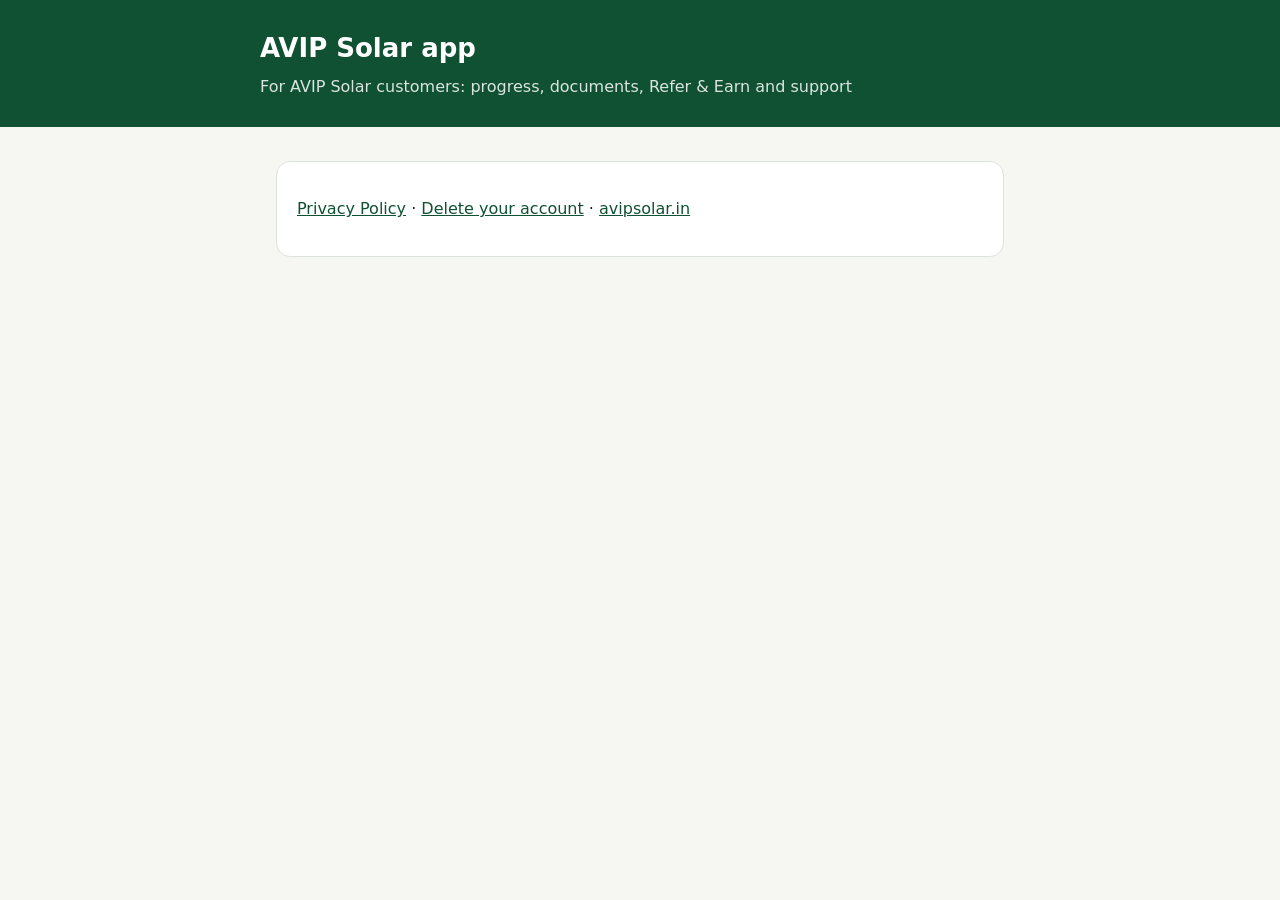
<file: docs/index.html>
<!doctype html><html lang="en"><head><meta charset="utf-8"><meta name="viewport" content="width=device-width,initial-scale=1">
<title>AVIP Solar App</title><link rel="stylesheet" href="style.css"></head><body>
<header><div class="in"><h1>AVIP Solar app</h1><p>For AVIP Solar customers: progress, documents, Refer &amp; Earn and support</p></div></header>
<main><section><p><a href="privacy-policy.html">Privacy Policy</a> · <a href="delete-account.html">Delete your account</a> · <a href="https://avipsolar.in">avipsolar.in</a></p></section></main>
</body></html>
</file>
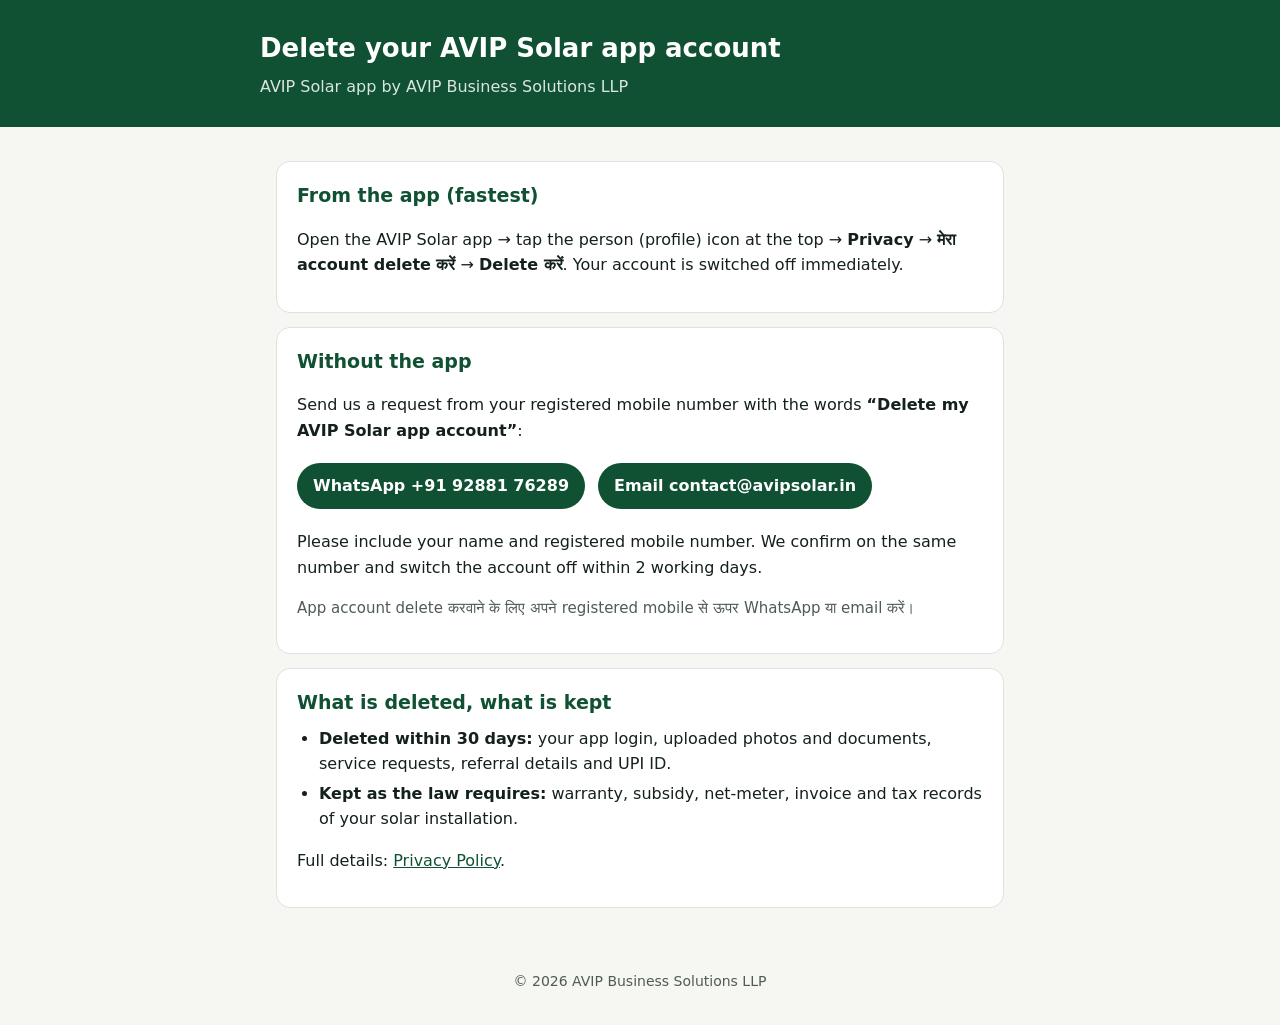
<file: docs/delete-account.html>
<!doctype html>
<html lang="en">
<head>
<meta charset="utf-8"><meta name="viewport" content="width=device-width,initial-scale=1">
<title>Delete AVIP Solar Account</title>
<link rel="stylesheet" href="style.css">
</head>
<body>
<header><div class="in"><h1>Delete your AVIP Solar app account</h1><p>AVIP Solar app by AVIP Business Solutions LLP</p></div></header>
<main>
<section>
<h2>From the app (fastest)</h2>
<p>Open the AVIP Solar app → tap the person (profile) icon at the top → <b>Privacy</b> → <b>मेरा account delete करें</b> → <b>Delete करें</b>.
Your account is switched off immediately.</p>
</section>
<section>
<h2>Without the app</h2>
<p>Send us a request from your registered mobile number with the words <b>“Delete my AVIP Solar app account”</b>:</p>
<p><a class="btn" href="https://wa.me/919288176289?text=Delete%20my%20AVIP%20Solar%20app%20account">WhatsApp +91 92881 76289</a>
<a class="btn" href="mailto:contact@avipsolar.in?subject=Delete%20my%20AVIP%20Solar%20app%20account">Email contact@avipsolar.in</a></p>
<p>Please include your name and registered mobile number. We confirm on the same number and switch the account off within 2 working days.</p>
<p class="hi">App account delete करवाने के लिए अपने registered mobile से ऊपर WhatsApp या email करें।</p>
</section>
<section>
<h2>What is deleted, what is kept</h2>
<ul>
<li><b>Deleted within 30 days:</b> your app login, uploaded photos and documents, service requests, referral details and UPI ID.</li>
<li><b>Kept as the law requires:</b> warranty, subsidy, net-meter, invoice and tax records of your solar installation.</li>
</ul>
<p>Full details: <a href="privacy-policy.html">Privacy Policy</a>.</p>
</section>
</main>
<footer>© 2026 AVIP Business Solutions LLP</footer>
</body>
</html>
</file>
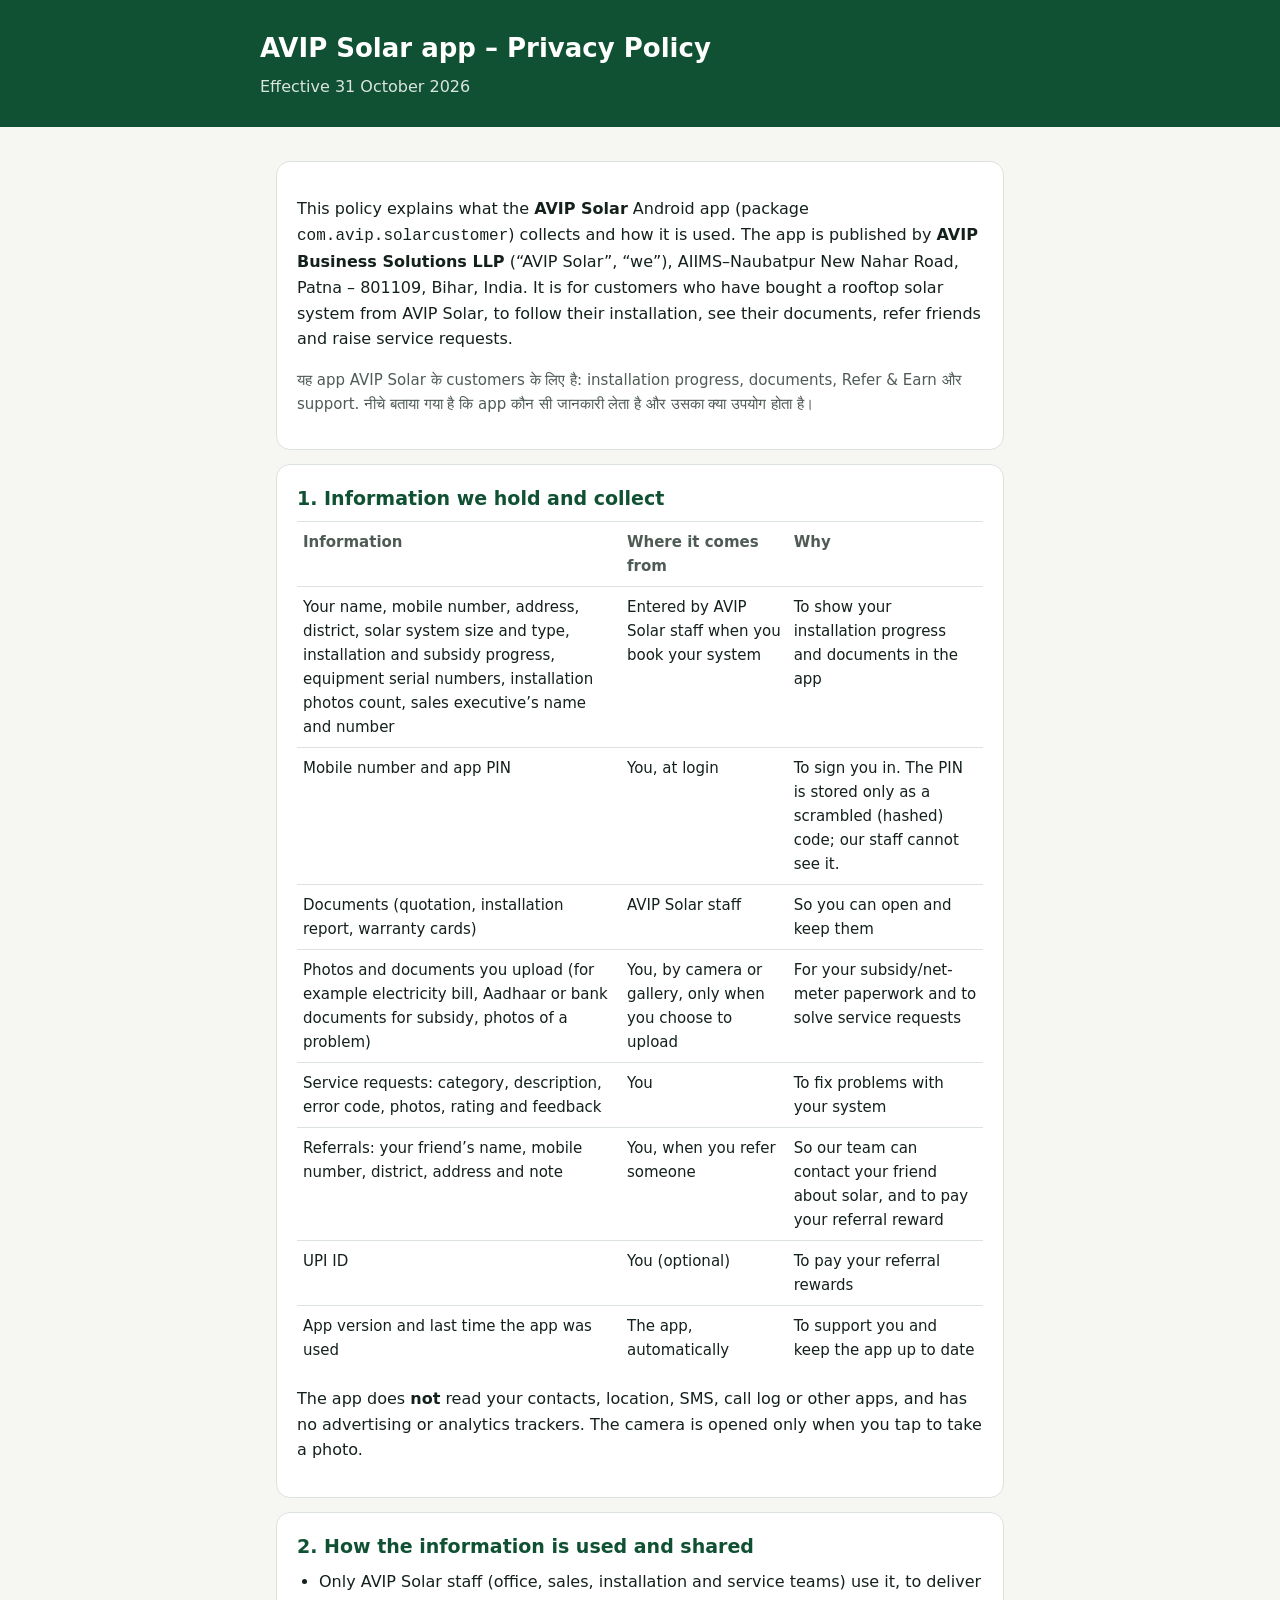
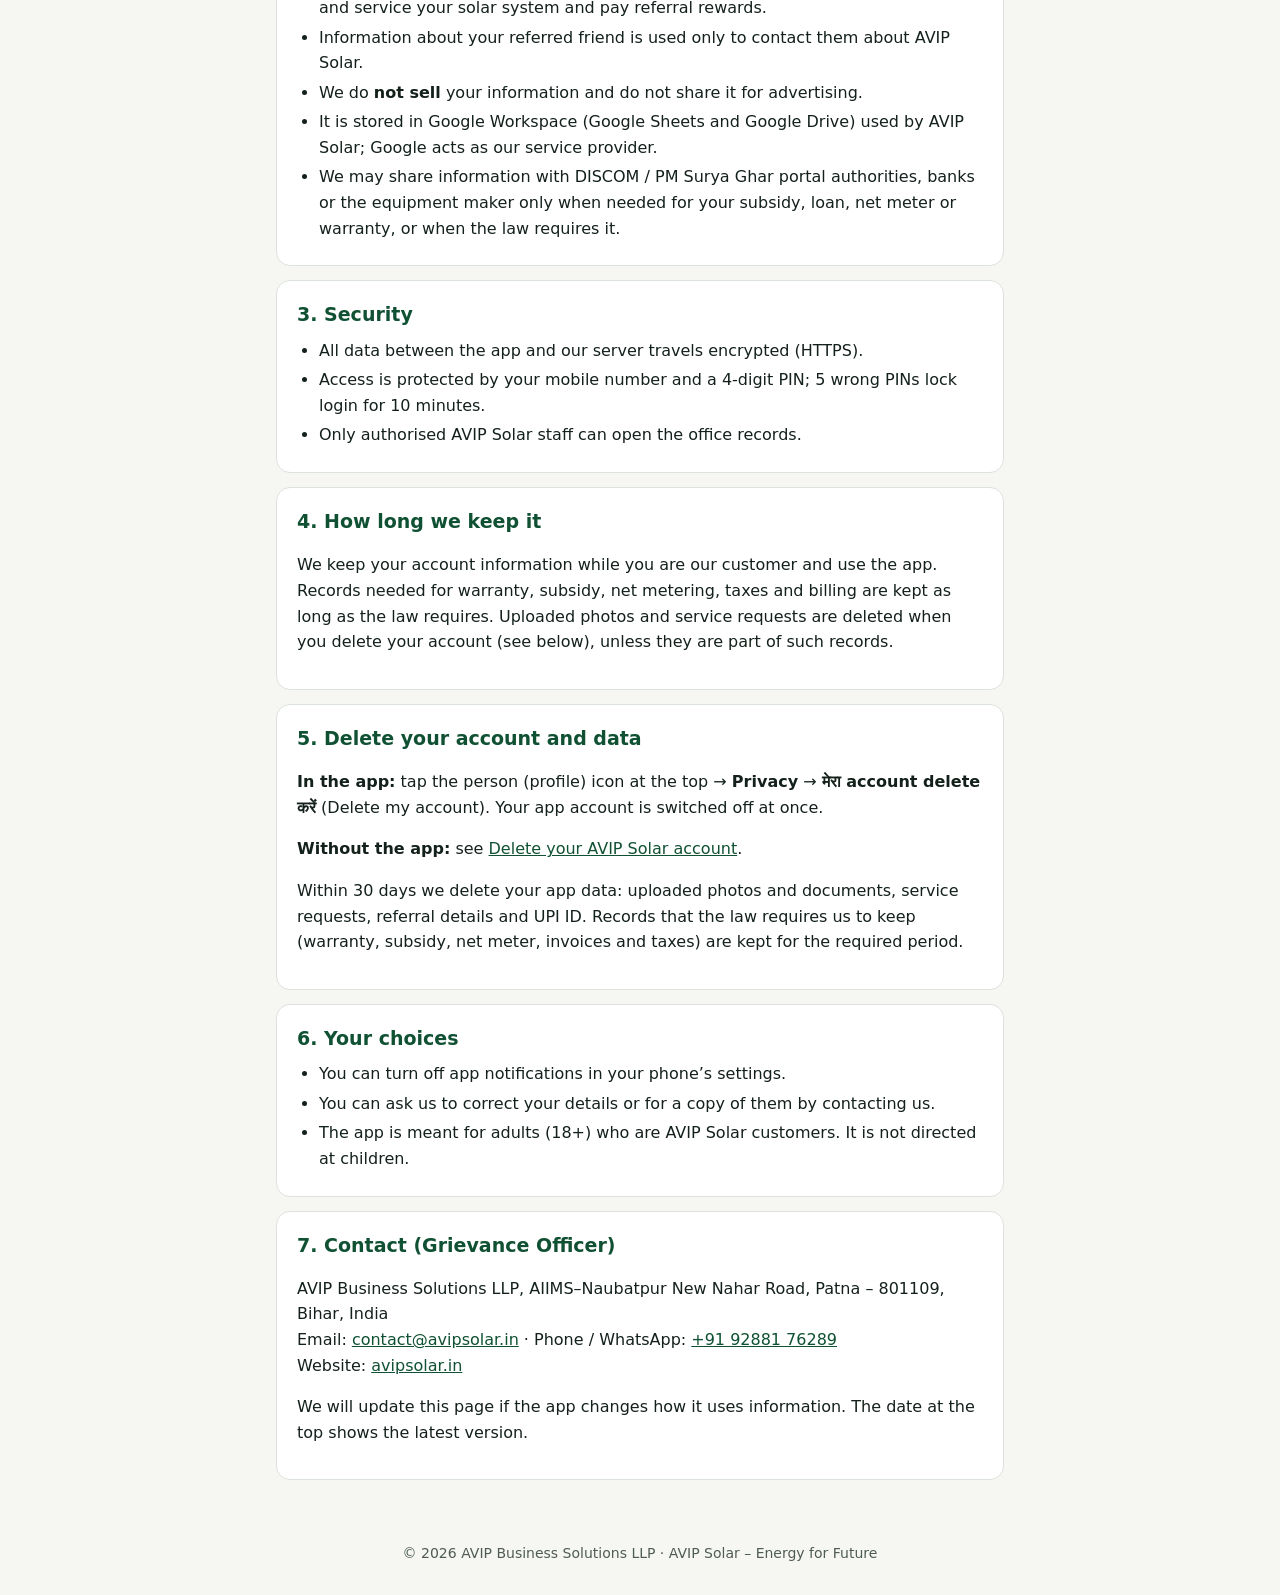
<file: docs/privacy-policy.html>
<!doctype html>
<html lang="en">
<head>
<meta charset="utf-8"><meta name="viewport" content="width=device-width,initial-scale=1">
<title>AVIP Solar App – Privacy Policy</title>
<link rel="stylesheet" href="style.css">
</head>
<body>
<header><div class="in"><h1>AVIP Solar app – Privacy Policy</h1><p>Effective 31 October 2026</p></div></header>
<main>
<section>
<p>This policy explains what the <b>AVIP Solar</b> Android app (package <code>com.avip.solarcustomer</code>) collects and how it is used.
The app is published by <b>AVIP Business Solutions LLP</b> (“AVIP Solar”, “we”), AIIMS–Naubatpur New Nahar Road, Patna – 801109, Bihar, India.
It is for customers who have bought a rooftop solar system from AVIP Solar, to follow their installation, see their documents,
refer friends and raise service requests.</p>
<p class="hi">यह app AVIP Solar के customers के लिए है: installation progress, documents, Refer &amp; Earn और support. नीचे बताया गया है कि app कौन सी जानकारी लेता है और उसका क्या उपयोग होता है।</p>
</section>

<section>
<h2>1. Information we hold and collect</h2>
<table>
<tr><th>Information</th><th>Where it comes from</th><th>Why</th></tr>
<tr><td>Your name, mobile number, address, district, solar system size and type, installation and subsidy progress, equipment serial numbers, installation photos count, sales executive’s name and number</td><td>Entered by AVIP Solar staff when you book your system</td><td>To show your installation progress and documents in the app</td></tr>
<tr><td>Mobile number and app PIN</td><td>You, at login</td><td>To sign you in. The PIN is stored only as a scrambled (hashed) code; our staff cannot see it.</td></tr>
<tr><td>Documents (quotation, installation report, warranty cards)</td><td>AVIP Solar staff</td><td>So you can open and keep them</td></tr>
<tr><td>Photos and documents you upload (for example electricity bill, Aadhaar or bank documents for subsidy, photos of a problem)</td><td>You, by camera or gallery, only when you choose to upload</td><td>For your subsidy/net-meter paperwork and to solve service requests</td></tr>
<tr><td>Service requests: category, description, error code, photos, rating and feedback</td><td>You</td><td>To fix problems with your system</td></tr>
<tr><td>Referrals: your friend’s name, mobile number, district, address and note</td><td>You, when you refer someone</td><td>So our team can contact your friend about solar, and to pay your referral reward</td></tr>
<tr><td>UPI ID</td><td>You (optional)</td><td>To pay your referral rewards</td></tr>
<tr><td>App version and last time the app was used</td><td>The app, automatically</td><td>To support you and keep the app up to date</td></tr>
</table>
<p>The app does <b>not</b> read your contacts, location, SMS, call log or other apps, and has no advertising or analytics trackers.
The camera is opened only when you tap to take a photo.</p>
</section>

<section>
<h2>2. How the information is used and shared</h2>
<ul>
<li>Only AVIP Solar staff (office, sales, installation and service teams) use it, to deliver and service your solar system and pay referral rewards.</li>
<li>Information about your referred friend is used only to contact them about AVIP Solar.</li>
<li>We do <b>not sell</b> your information and do not share it for advertising.</li>
<li>It is stored in Google Workspace (Google Sheets and Google Drive) used by AVIP Solar; Google acts as our service provider.</li>
<li>We may share information with DISCOM / PM Surya Ghar portal authorities, banks or the equipment maker only when needed for your subsidy, loan, net meter or warranty, or when the law requires it.</li>
</ul>
</section>

<section>
<h2>3. Security</h2>
<ul>
<li>All data between the app and our server travels encrypted (HTTPS).</li>
<li>Access is protected by your mobile number and a 4-digit PIN; 5 wrong PINs lock login for 10 minutes.</li>
<li>Only authorised AVIP Solar staff can open the office records.</li>
</ul>
</section>

<section>
<h2>4. How long we keep it</h2>
<p>We keep your account information while you are our customer and use the app. Records needed for warranty, subsidy, net metering,
taxes and billing are kept as long as the law requires. Uploaded photos and service requests are deleted when you delete your account (see below),
unless they are part of such records.</p>
</section>

<section id="delete">
<h2>5. Delete your account and data</h2>
<p><b>In the app:</b> tap the person (profile) icon at the top → <b>Privacy</b> → <b>मेरा account delete करें</b> (Delete my account).
Your app account is switched off at once.</p>
<p><b>Without the app:</b> see <a href="delete-account.html">Delete your AVIP Solar account</a>.</p>
<p>Within 30 days we delete your app data: uploaded photos and documents, service requests, referral details and UPI ID.
Records that the law requires us to keep (warranty, subsidy, net meter, invoices and taxes) are kept for the required period.</p>
</section>

<section>
<h2>6. Your choices</h2>
<ul>
<li>You can turn off app notifications in your phone’s settings.</li>
<li>You can ask us to correct your details or for a copy of them by contacting us.</li>
<li>The app is meant for adults (18+) who are AVIP Solar customers. It is not directed at children.</li>
</ul>
</section>

<section>
<h2>7. Contact (Grievance Officer)</h2>
<p>AVIP Business Solutions LLP, AIIMS–Naubatpur New Nahar Road, Patna – 801109, Bihar, India<br>
Email: <a href="mailto:contact@avipsolar.in">contact@avipsolar.in</a> · Phone / WhatsApp: <a href="tel:+919288176289">+91 92881 76289</a><br>
Website: <a href="https://avipsolar.in">avipsolar.in</a></p>
<p>We will update this page if the app changes how it uses information. The date at the top shows the latest version.</p>
</section>
</main>
<footer>© 2026 AVIP Business Solutions LLP · AVIP Solar – Energy for Future</footer>
</body>
</html>
</file>
<file: docs/style.css>
:root{--brand:#0F5132;--text:#14211B;--muted:#4F5B55;--bg:#F6F7F2;--card:#fff;--line:#DCE3DE}
@media (prefers-color-scheme:dark){:root{--brand:#7FD1A3;--text:#E8EEEA;--muted:#A9B5AE;--bg:#0E1512;--card:#16201B;--line:#2A3630}}
*{box-sizing:border-box}body{margin:0;background:var(--bg);color:var(--text);font:16px/1.6 system-ui,-apple-system,"Segoe UI",Roboto,"Noto Sans Devanagari",sans-serif}
header{background:#0F5132;color:#fff;padding:28px 16px}header .in,main{max-width:760px;margin:0 auto}
header h1{margin:0;font-size:26px}header p{margin:4px 0 0;opacity:.85}
main{padding:20px 16px 48px}section{background:var(--card);border:1px solid var(--line);border-radius:14px;padding:18px 20px;margin:14px 0}
h2{font-size:19px;margin:0 0 8px;color:var(--brand)}ul{padding-left:22px;margin:6px 0}li{margin:4px 0}
.hi{color:var(--muted);font-size:15px}a{color:var(--brand)}table{border-collapse:collapse;width:100%;font-size:15px}
td,th{border-top:1px solid var(--line);padding:8px 6px;text-align:left;vertical-align:top}th{color:var(--muted);font-weight:600}
.btn{display:inline-block;background:#0F5132;color:#fff;text-decoration:none;padding:10px 16px;border-radius:999px;margin:4px 8px 4px 0;font-weight:600}
footer{color:var(--muted);font-size:14px;text-align:center;padding:0 16px 32px}
</file>
